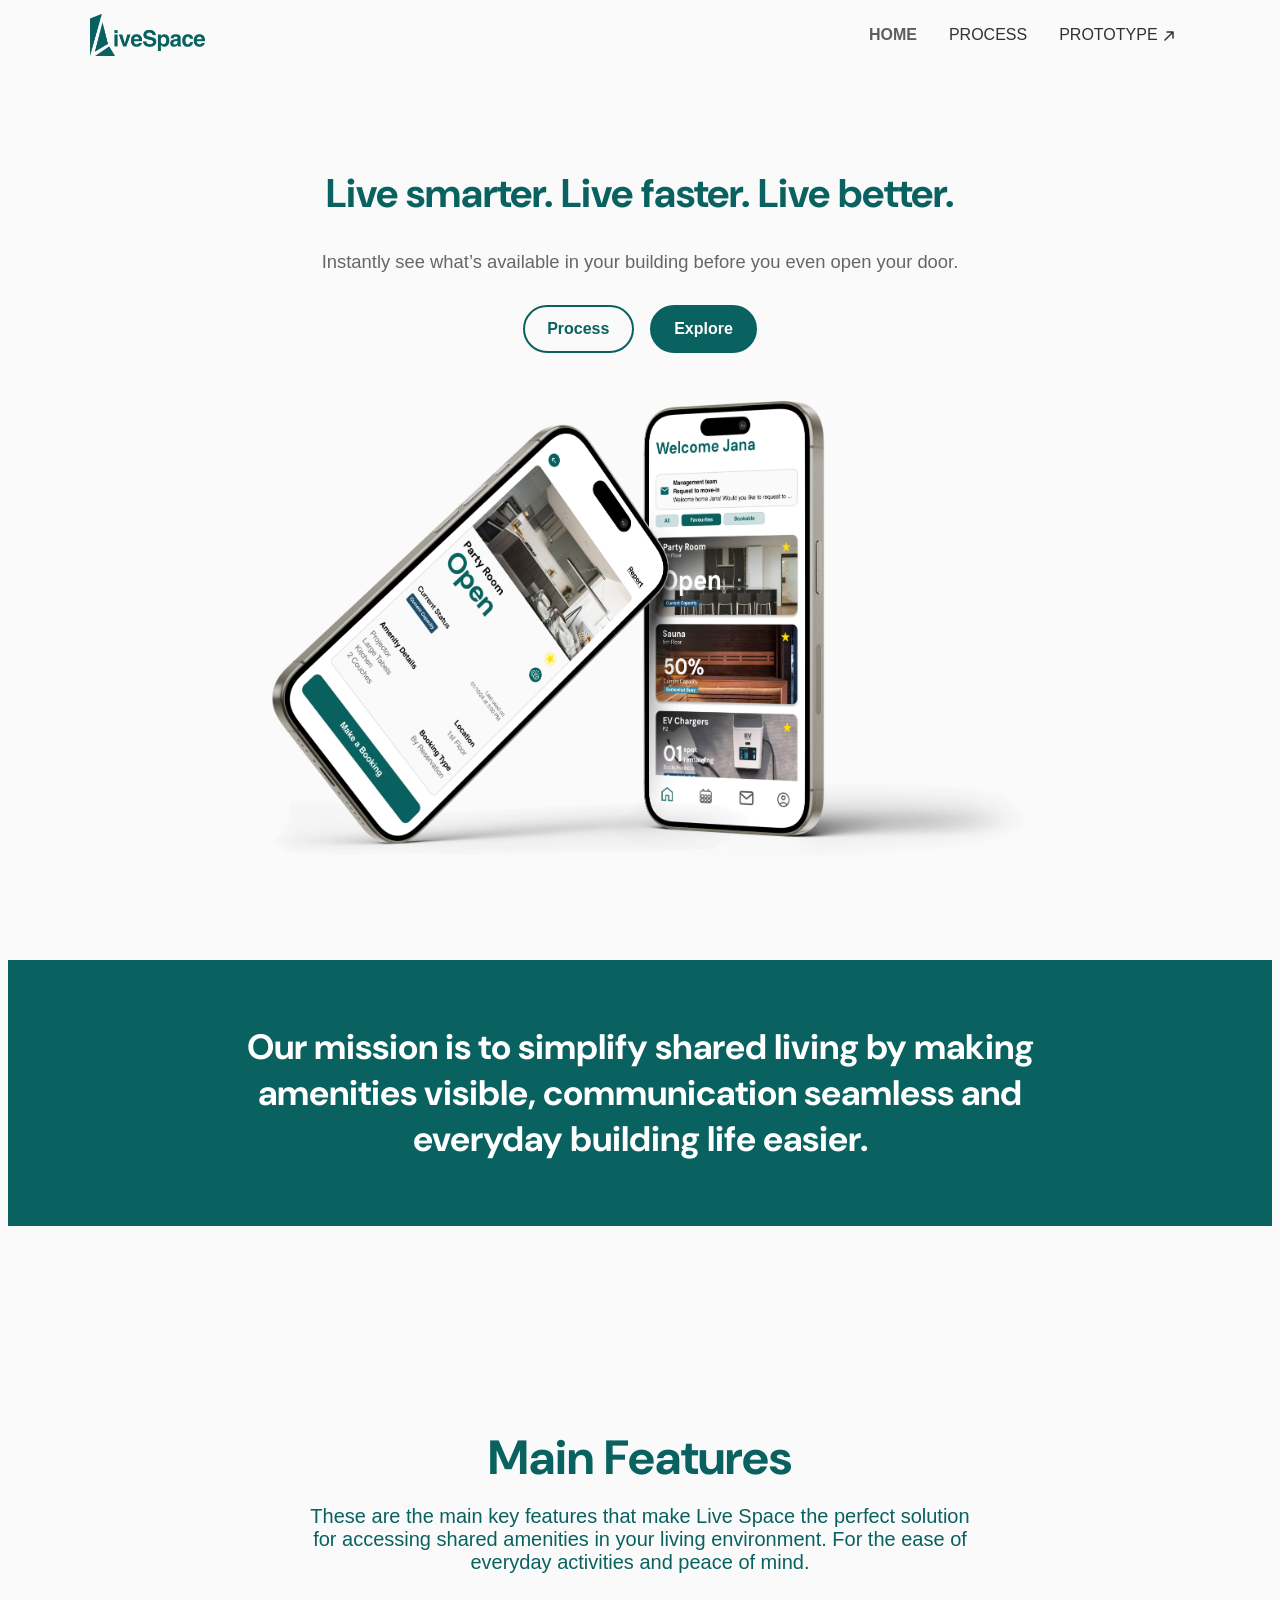
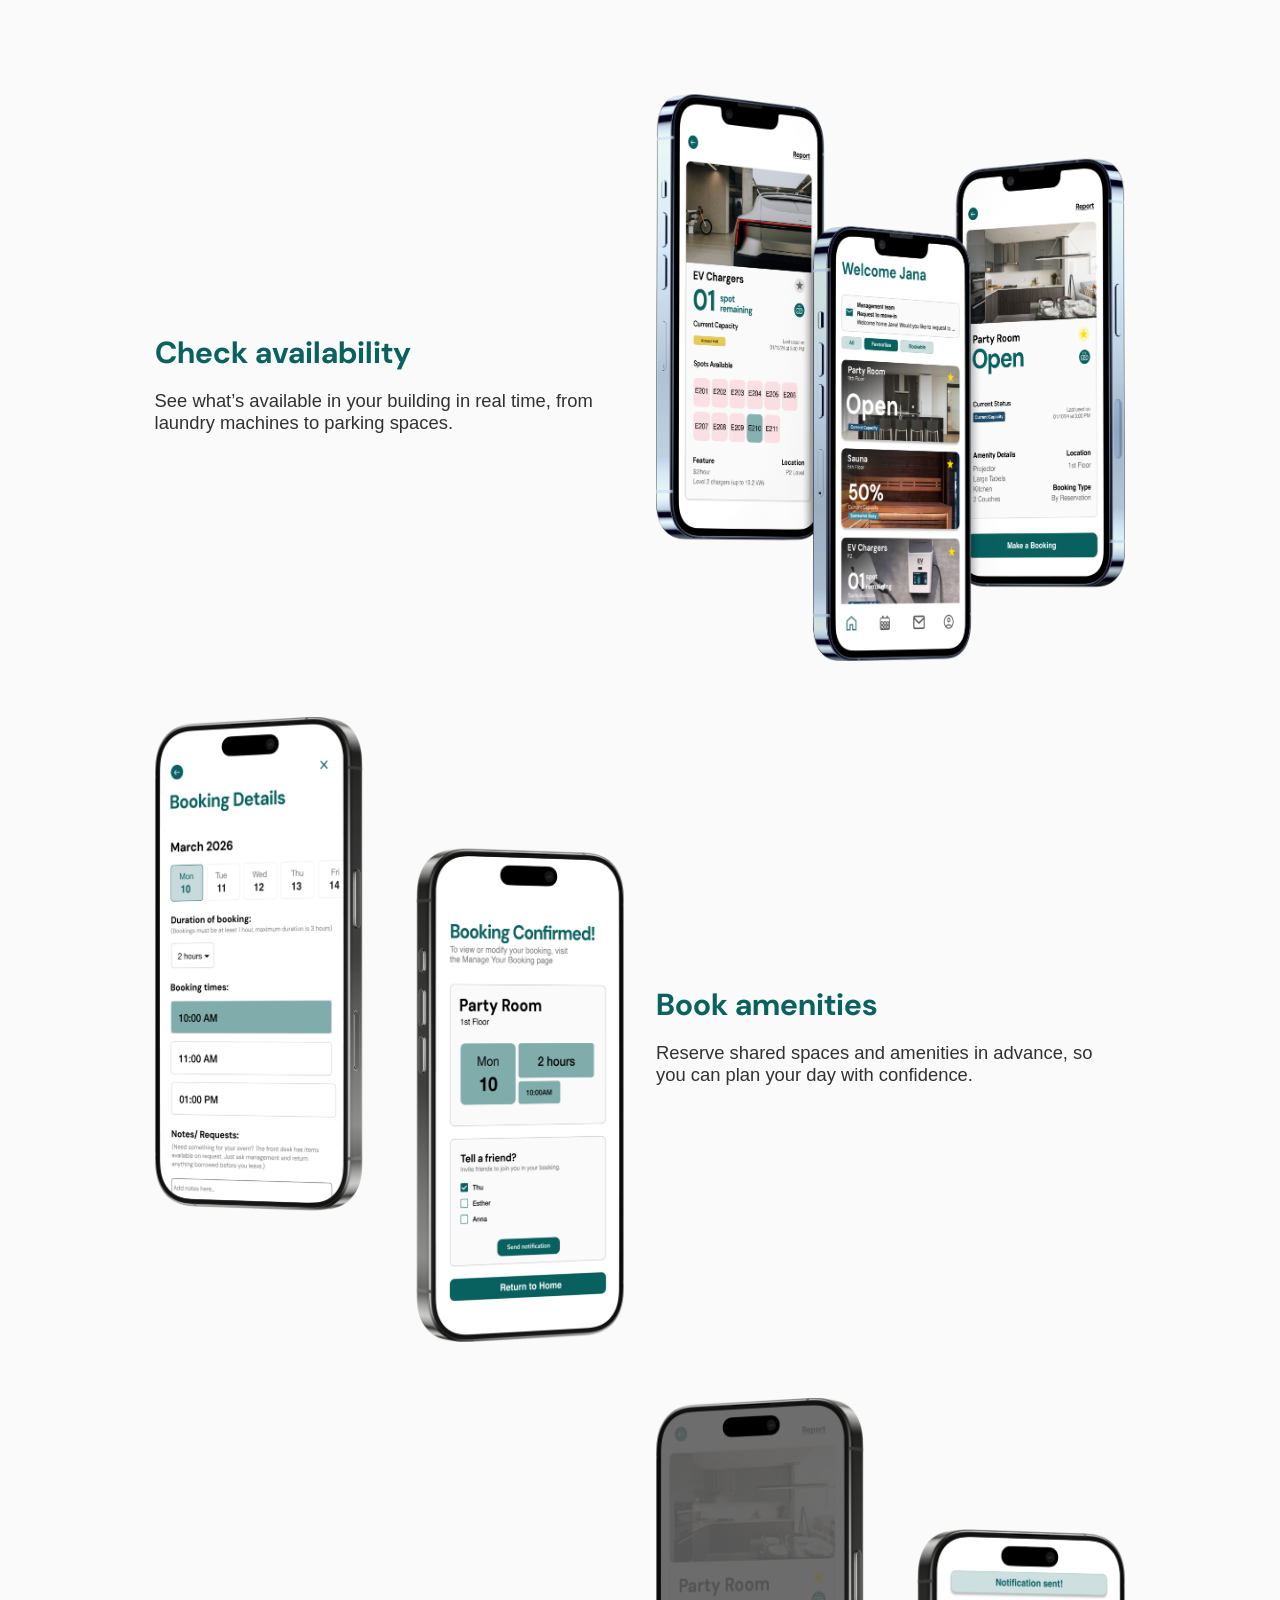
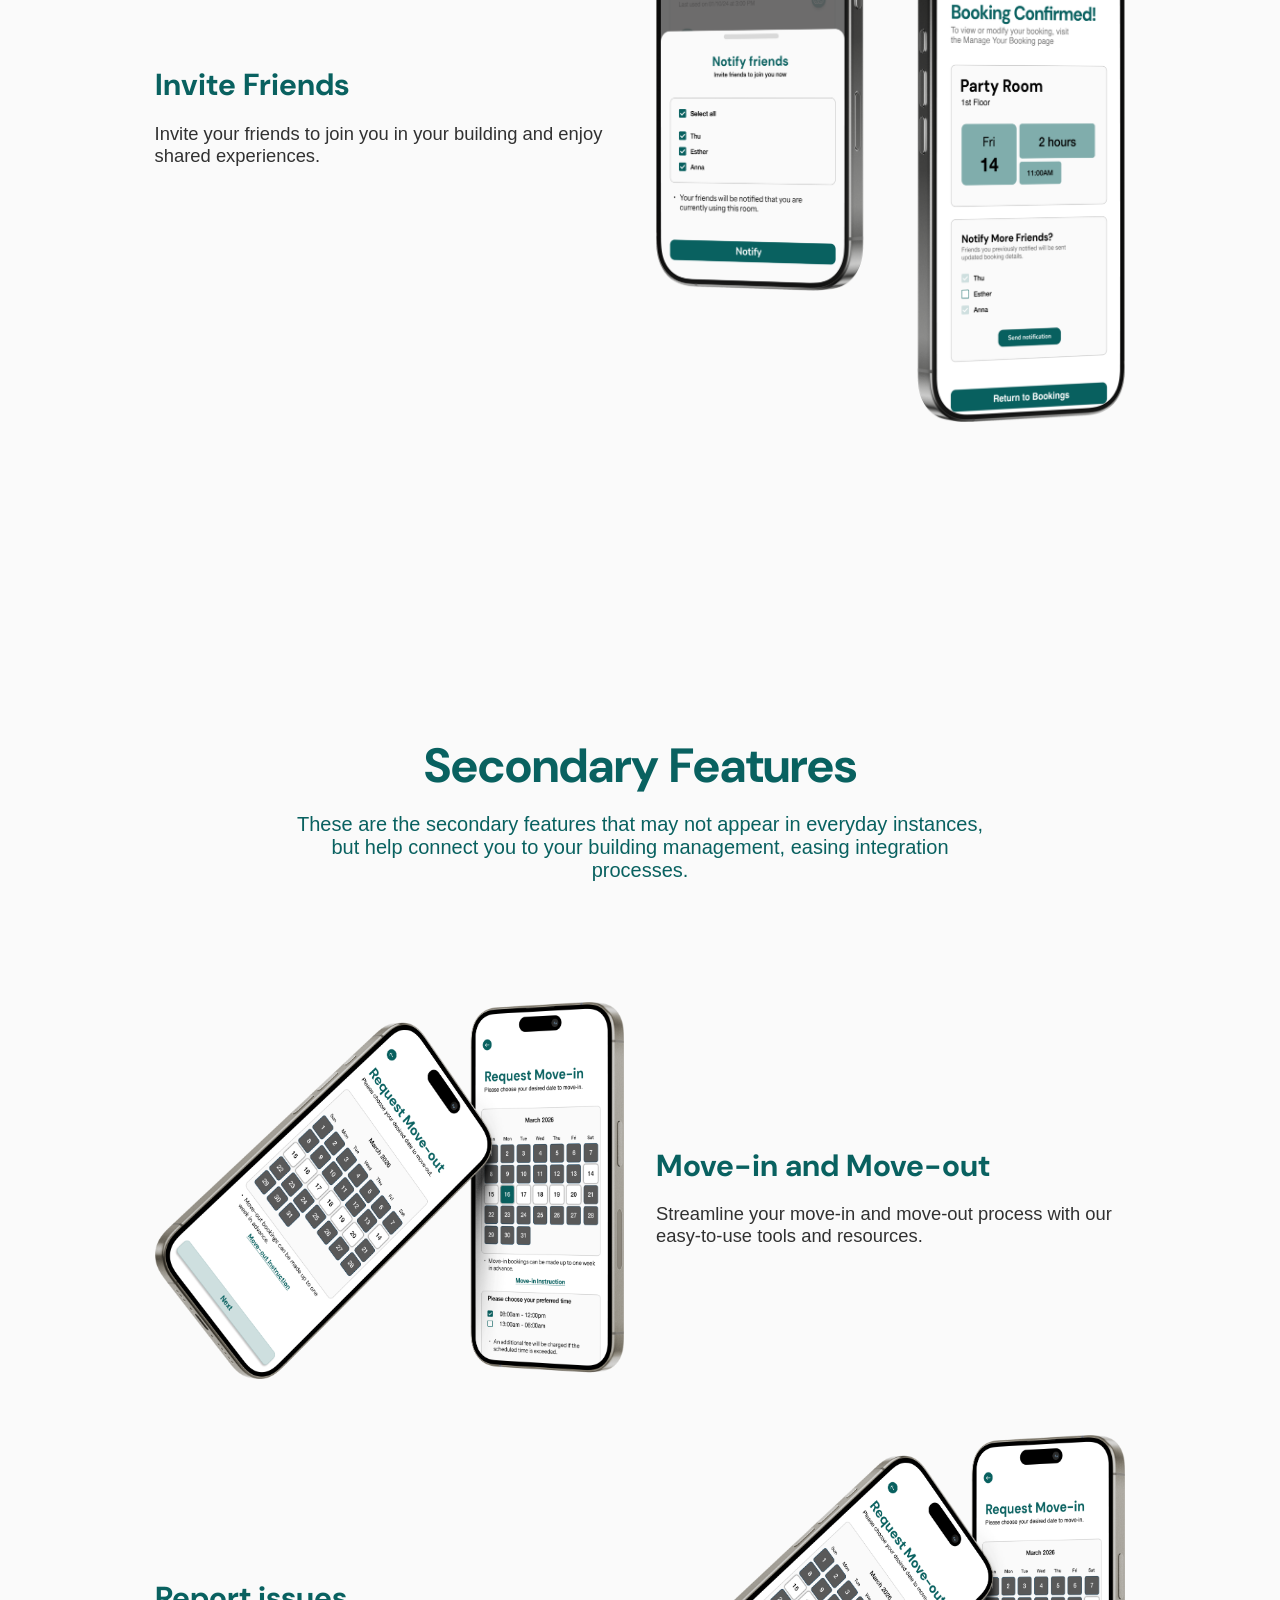
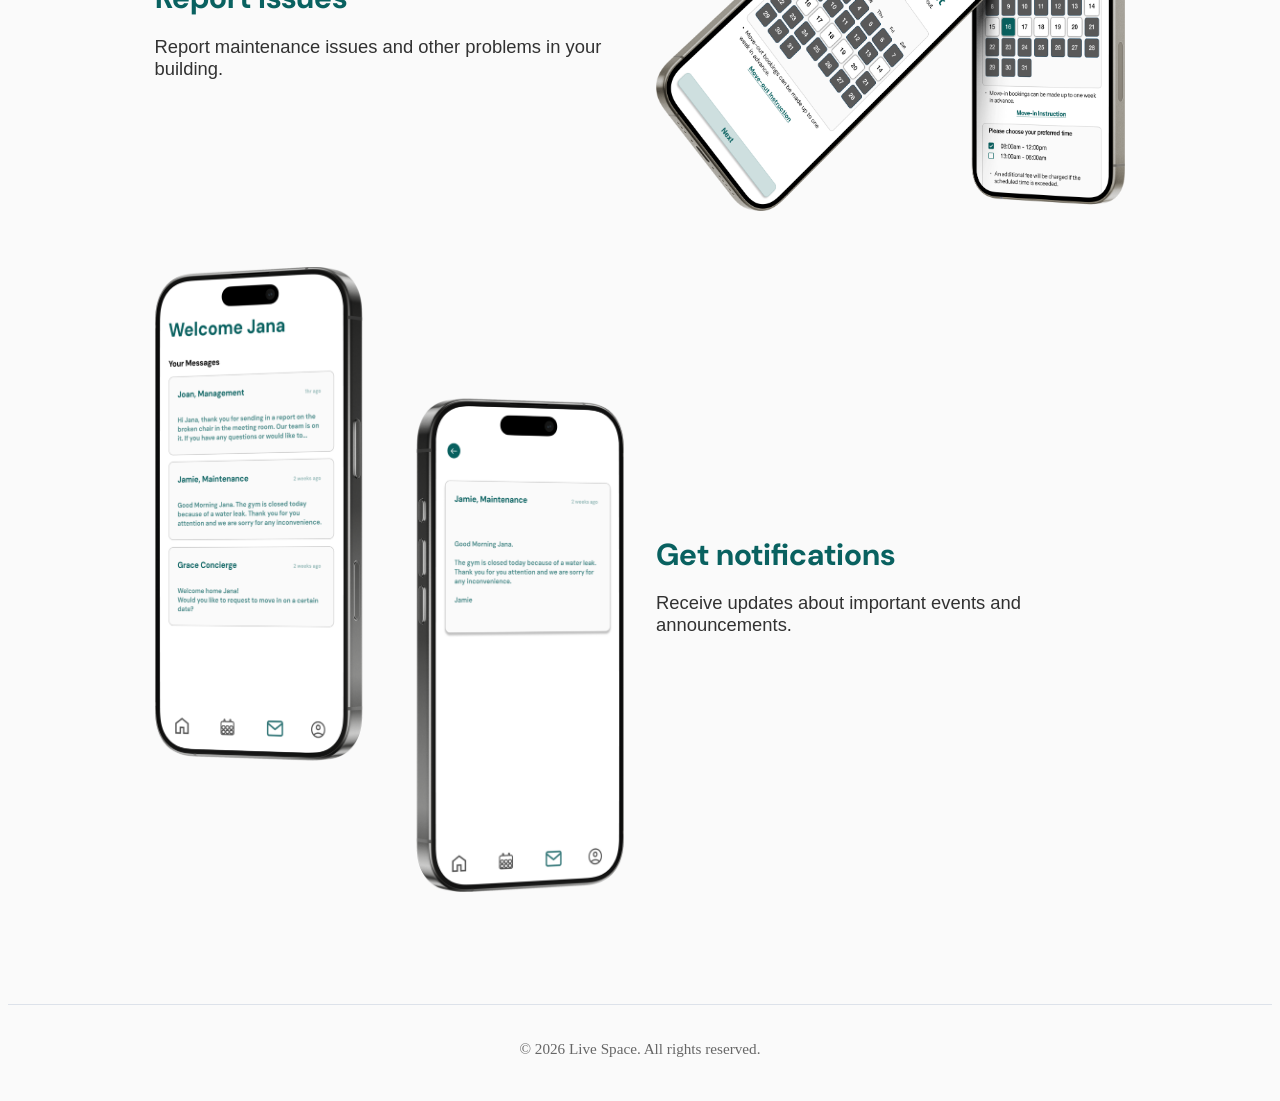
<file: index.html>
<!DOCTYPE html>
<html lang="en">
<!-- //*next time I should make the max width of the feature smaller*// -->
<head>
    <meta charset="UTF-8">
    <meta name="viewport" content="width=device-width, initial-scale=1.0">
    <title>Live Space</title>
    <link rel="stylesheet" href="index-home.css">
</head>

<body>
    <header class = "site-header">
        <div class = "containerHeader nav-wrap">
            <a class="brandName" href="index.html"><img src="assets/Logo.svg" alt="Live Space Logo"></a>
            <nav aria-label="Main navigation">
                <ul class = "nav-list">
                    <li><a class= "active" href="index.html">HOME</a></li>
                    <li><a href ="process.html">PROCESS</a></li>
                    <li><a href="https://embed.figma.com/proto/cuK8yjff3J9WOh3OY77l8g/334---FINAL-FR---mock-up-testing?page-id=22%3A2221&node-id=225-7179&viewport=-48259%2C-110%2C0.56&scaling=scale-down&content-scaling=fixed&starting-point-node-id=225%3A7179&embed-host=share" target="_blank">PROTOTYPE <svg xmlns="http://www.w3.org/2000/svg" width="10" height="10" viewBox="0 0 10 10" aria-hidden="true" style="vertical-align:middle; margin-left:2px;"><path d="M1 9L9 1M9 1H3M9 1v6" stroke="currentColor" stroke-width="1.5" stroke-linecap="round" stroke-linejoin="round" fill="none"/></svg></a></li>
                </ul>
            </nav>
        </div>
    </header>

    <main>
        <section class = "landing">
            <div class = "textLanding">
                <h1>Live smarter. Live faster. Live better. </h1>
                <p>Instantly see what’s available in your building before you even open your door.</p>
                
                <div class="landingButtons">
                    <a href="process.html" class="btn btn-secondary">Process</a>
                    <a href="#features" class="btn">Explore</a>
                </div>  

                <img src="assets/Landing.png" alt="Landing Image">
            </div>
        </section>

        <section class = "missionStatement">
            <!-- <h2>Our Mission</h2> -->
            <h2>Our mission is to simplify shared living by making amenities visible, communication seamless and everyday building life easier.</h2>
        </section>

        <section class = "MainFeatures">
            <h2>Main Features</h2>
            <p>These are the main key features that make Live Space the perfect solution for accessing shared amenities in your living environment. For the ease of everyday activities and peace of mind.</p>
        </section>

        <section class="features" id="features">
            <div class="featureItem">
                <div class="text">
                    <h3>Check availability</h3>
                    <p>See what’s available in your building in real time, from laundry machines to parking spaces.</p>
                </div>
                <div class = "imageContainer">
                    <img src="assets/CheckAmenity-MainFeatures.png" alt="Check Availability Image">
                </div>
                
            </div>

            <div class="featureItem reverse">
                <div class="text">
                    <h3>Book amenities</h3>
                    <p>Reserve shared spaces and amenities in advance, so you can plan your day with confidence.</p>
                </div>
                <div class = "imageContainer">
                    <img src="assets/BookAmenities-MainFeatures.png" alt="">
                </div>
            </div>

            <div class="featureItem">
                <div class="text">
                    <h3>Invite Friends</h3>
                    <p>Invite your friends to join you in your building and enjoy shared experiences.</p>
                </div>
                <div class = "imageContainer">
                    <img src="assets/Friends.png" alt="Have your friends joining Image">
                </div>
            </div>

        </section>

        <section class = "MainFeatures">
            <h2>Secondary Features</h2>
            <p>These are the secondary features that may not appear in everyday instances, but help connect you to your building management, easing integration processes.</p>
        </section>

        <section class = "features">

            <div class="featureItem reverse">
                <div class="text">
                    <h3>Move-in and Move-out</h3>
                    <p>Streamline your move-in and move-out process with our easy-to-use tools and resources.</p>
                </div>
                <div class = "imageContainer">
                    <img src="assets/MoveRequest.png" alt="">
                </div>
            </div>

            <div class="featureItem">
                <div class="text">
                    <h3>Report issues</h3>
                    <p>Report maintenance issues and other problems in your building.</p>
                </div>
                <div class = "imageContainer">
                    <img src="assets/MoveRequest.png" alt="Report Issues Image">
                </div>
            </div>

            <div class="featureItem reverse">
                <div class="text">
                    <h3>Get notifications</h3>
                    <p>Receive updates about important events and announcements.</p>
                </div>
                <div class = "imageContainer">
                    <img src="assets/GetNotification-Features.png" alt="">
                </div>
            </div>
        </section>
    </main>

    <footer class = "site-footer">
        <div class = "containerFooter">
            <p>&copy; 2026 Live Space. All rights reserved.</p>
        </div>
    </footer>

</body>

</html>
</file>
<file: index-home.css>
@import url('https://fonts.googleapis.com/css2?family=DM+Sans:wght@400;700&display=swap');

html {
    scroll-behavior: smooth;
}

:root {
    --line: #dde2ea;
    --textHightLight: #5d5d5d;
    --muted: #666;
    --text: #313131;
    --fontBig: 'DM Sans', sans-serif;
    --fontNormalText: 'Helvetica', sans-serif;
    --textColorGreen: #096160;
    --backgroundColor: #FAFAFA;
}

/********************Header Section*****************/

body {
    margin-top: 0;
    padding-top: 0;
    background-color: var(--backgroundColor);
}

.site-header {
    position:sticky;
    top:0px;
    z-index: 1000;
    background-color: var(--backgroundColor);
}

.containerHeader {
    max-width: 1100px;   
    margin: 0 auto;     
    width: 100%;
}

.nav-wrap {
    display: flex;
    padding: 0 4rem;
    height: 70px;
    gap: 1rem;
    justify-content: space-between;
    align-items: center;
}

.brandName img {
    height: 42px;
    width: auto;
    display: block;
}

.nav-list {
    margin: 0;
    padding:0;
    list-style: none;
    display: flex;
    gap: 1 rem;
}

.nav-list li a {
    color: var(--text);
    text-decoration: none;
    padding: 0.5rem 1rem;
    font-family: var(--fontNormalText);
}

.nav-list a.active {
    color: var(--textHightLight);
    font-weight: 700;
}

.nav-list a:hover {
    color: var(--textHightLight);
}

/********************Main Section*****************/

.landing {
    display: flex;
    justify-content: center;
    align-items: center;
    height: 150vh;
}

.textLanding {
    text-align: center;
    align-items: center;
}

.textLanding h1 {
    font-size: 3rem;
    font-family: var(--fontBig);
    margin-bottom: 1rem;
    max-width: 600px;
    color: var(--textColorGreen);
    margin: 0 auto;
    margin-bottom: 2rem;
}

.textLanding p {
    font-family: var(--fontNormalText);
    font-size: 1.25rem;
    margin-bottom: 2rem;
    max-width: 43rem;
    margin: 0 auto;
    color: var(--muted);
}

.textLanding img {
    display: block;
    width: min(80%, 800px);
    height: auto;
    margin: 3rem auto 0;
    object-fit: contain;
}

.landingButtons {
    display: flex;
    justify-content: center;
    gap: 1rem;
    margin-top: 2rem;
    flex-wrap: wrap;
}

.btn {
    display: inline-block;
    padding: 0.8rem 1.4rem;
    border-radius: 999px;
    text-decoration: none;
    font-family: var(--fontNormalText);
    font-weight: 700;
    border: 2px solid var(--textColorGreen);
    background-color: var(--textColorGreen);
    color: #ffffff;
    transition: background-color 0.2s ease, color 0.2s ease, transform 0.2s ease;
}

.btn:hover {
    transform: translateY(-2px);
}

.btn-secondary {
    background-color: transparent;
    color: var(--textColorGreen);
}

.btn-secondary:hover {
    background-color: var(--textColorGreen);
    color: #ffffff;
}

.btn:focus-visible {
    outline: 3px solid var(--textHightLight);
    outline-offset: 2px;
}

/* ******************************** */

.missionStatement {
    padding: 4rem;
    text-align: center;
    justify-content: center;
    background-color: var(--textColorGreen);
}
.missionStatement h2 {
    font-size: 2.5rem;
    font-family: var(--fontBig);
    color: white;
    margin-bottom: 1rem;
    margin: 0 8rem;
}
/* .missionStatement p {
    font-size: 1.25rem;
    max-width: 800px;
    margin: 0 auto;
    font-family: var(--fontNormalText);
    color: white;
} */

/********************Features Section*****************/

.MainFeatures {
    padding: 4rem;
    padding-top: 10rem;
    text-align: center;
    justify-content: center;
}

.MainFeatures h2 {
    font-size: 3rem;
    font-family: var(--fontBig);
    color: var(--textColorGreen);
    margin-bottom: 1rem;
}

.MainFeatures p {
    font-size: 1.25rem;
    max-width: 43rem;
    margin: 0 auto;
    font-family: var(--fontNormalText);
    color: var(--textColorGreen);
}


.features {
    padding: 4rem 5%;
    margin: 0 15rem;
}

.featuresHeader h2 {
    text-align: center;
    margin: 4rem 0 2rem;
    font-family: var(--fontBig);
    color: white;
    font-size: 2.5rem;
}
.featuresHeader p {
    text-align: center;
    margin-bottom: 5rem;
    font-family: var(--fontNormalText);
    color: white;
    font-size: 1.5rem;
}

.featureItem {
    display: flex;
    align-items: center;
    justify-content: space-between;
    gap: 3rem;
    margin-bottom: 5rem;
}

.featureItem.reverse {
    flex-direction: row-reverse;
}

.featureItem .text {
    flex: 1;
}

.featureItem h3 {
    font-size: 1.75rem;
    font-weight: 700;
    margin-bottom: 1rem;
    font-family: var(--fontBig);
    color: var(--textColorGreen);
}

.featureItem p {
    font-size: 1.5rem;
    max-width: 550px;
    font-family: var(--fontNormalText);
    color: var(--text);
}

.imageContainer {
    flex: 1;
    display: flex;
    gap: 1rem;
    align-items: center;
    justify-content: center;
}

.imageContainer img {
    width: 100%;
    max-width: 100%;
    height: auto;
    object-fit: cover;
}

/* If there are 2 images → split nicely */
.imageContainer img {
    flex: 1;
}

/********************Footer Section*****************/

footer {
    background-color: var(--backgroundColor);
}

.containerFooter {
    display: flex;
    justify-content: center;
}

.containerFooter p {
    color: var(--muted);
    font-size: 0.95rem;
}

.site-footer {
    border-top: 1px solid var(--line);
    padding: 1.25rem 0;
    color: var(--muted);
    font-size: 0.95rem;
}

@media (max-width: 1600px) {
    .features {
        margin: 0 10rem;
    }

    .featureItem h3 {
        font-size: 2.2rem;
    }

    .featureItem p,
    .featuresHeader p {
        font-size: 1.3rem;
    }
}

@media (max-width: 1280px) {
    .nav-wrap {
        padding: 0 2.25rem;
    }

    .landing {
        min-height: 90vh;
        height: auto;
        padding: 2.5rem 1.5rem;
    }

    .textLanding h1 {
        font-size: 2.5rem;
        max-width: 760px;
    }

    .textLanding p {
        font-size: 1.15rem;
    }

    .features {
        margin: 0 6rem;
        padding: 3.5rem 4%;
    }

    .featuresHeader h2,
    .missionStatement h2 {
        font-size: 2.2rem;
    }

    .featureItem {
        gap: 2rem;
        margin-bottom: 3.5rem;
    }

    .featureItem h3 {
        font-size: 1.9rem;
    }

    .featureItem p,
    .featuresHeader p,
    .missionStatement p {
        font-size: 1.15rem;
    }
}

@media (max-width: 1024px) {
    .nav-wrap {
        padding: 0 1.25rem;
    }

    .features {
        margin: 0 2.25rem;
        padding: 3rem 3%;
    }

    .featureItem {
        align-items: flex-start;
        gap: 1.5rem;
    }

    .featureItem h3 {
        font-size: 1.65rem;
    }

    .featureItem p {
        font-size: 1.05rem;
    }
}

@media (max-width: 900px) {
    .features {
        margin: 0 1rem;
    }

    .featureItem,
    .featureItem.reverse {
        flex-direction: column;
    }

    .featureItem .text,
    .imageContainer {
        width: 100%;
    }

    .imageContainer img {
        max-width: min(100%, 620px);
    }
}

@media (max-width: 760px) {
    .nav-wrap {
        flex-direction: column;
        align-items: center;
        height: auto;
        padding: 0.75rem 1rem;
    }

    .nav-list {
        flex-wrap: wrap;
        justify-content: center;
        gap: 0.4rem;
    }

    .features {
        margin: 0;
        padding: 2.5rem 1rem;
    }

    .featuresHeader h2,
    .missionStatement h2 {
        font-size: 1.9rem;
    }

    .featuresHeader p,
    .missionStatement p,
    .textLanding p {
        font-size: 1.05rem;
    }

    .textLanding h1 {
        font-size: 2rem;
    }

    .grid-3 {
        grid-template-columns: 1fr;
    }

    .textLanding img {
        width: min(88%, 420px);
        margin-top: 1.5rem;
    }
}
</file>
